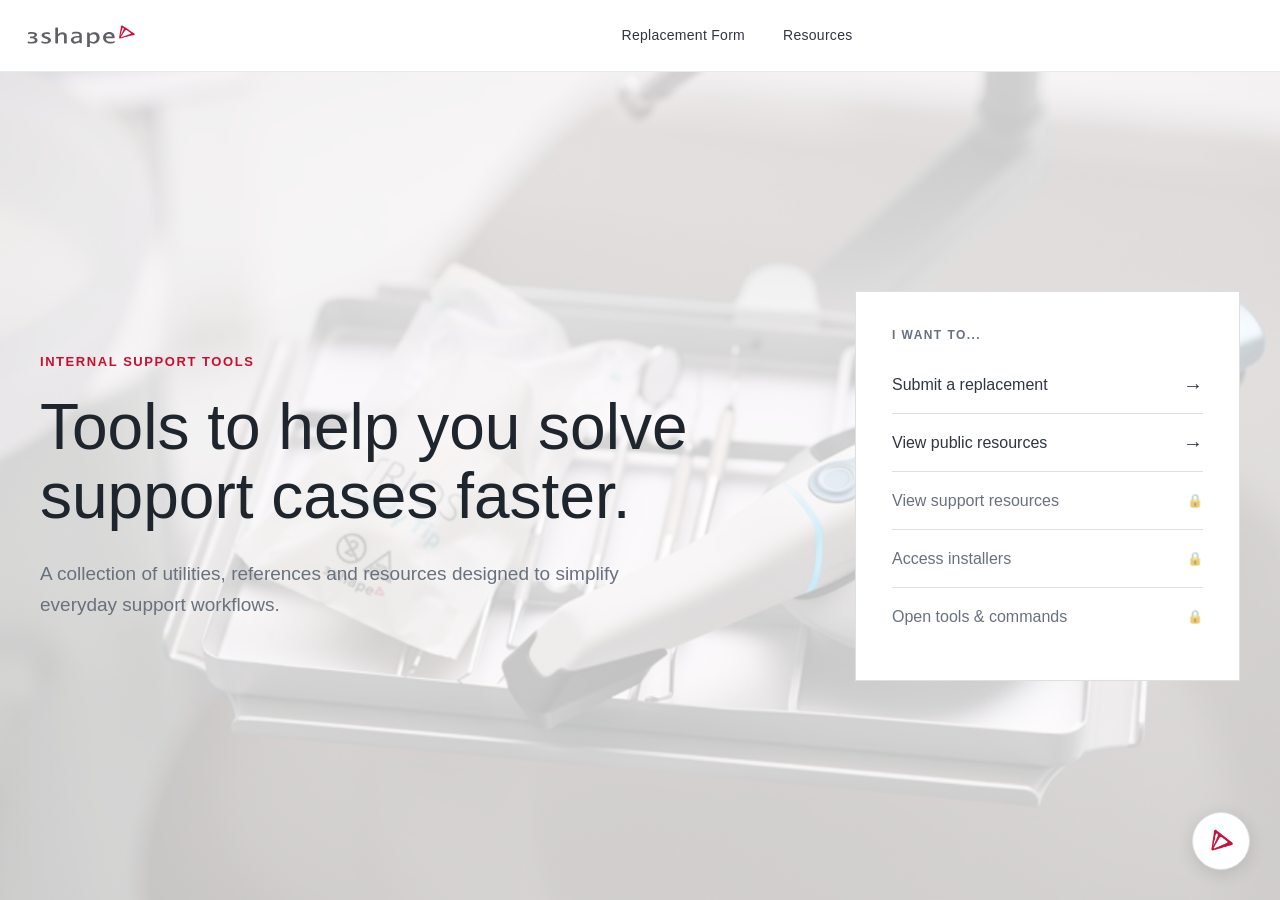
<file: index.html>
<!DOCTYPE html>
<html lang="en">

<head>
    <meta charset="UTF-8">
    <meta name="viewport" content="width=device-width, initial-scale=1.0">
    <meta name="description" content="Internal tools and resources for 3Shape support workflows.">
    <title>3Shape Internal Tools</title>
    <link rel="icon" type="image/png" href="assets/images/3shape_logo.png">
    <link rel="stylesheet" href="css/global.css">
    <link rel="stylesheet" href="css/navigation.css">
    <link rel="stylesheet" href="css/layout.css">
</head>

<body>
    <site-header active="home"></site-header>

    <main id="main-content">
        <section class="home-hero">
            <div class="home-hero-content">
                <p class="home-eyebrow">INTERNAL SUPPORT TOOLS</p>
                <h1>Tools to help you solve support cases faster.</h1>
                <p class="home-description">
                    A collection of utilities, references and resources
                    designed to simplify everyday support workflows.
                </p>
            </div>

            <div class="home-actions">
                <p class="home-actions-title">I WANT TO...</p>

                <a href="pages/replacement.html" class="home-action">
                    <span>Submit a replacement</span>
                    <span class="home-action-arrow">→</span>
                </a>

                <a href="pages/resources.html" class="home-action">
                    <span>View public resources</span>
                    <span class="home-action-arrow">→</span>
                </a>

                <div class="home-action home-action-private" data-private="true">
                    <span>View support resources</span>
                    <span class="home-action-lock">🔒</span>
                </div>

                <div class="home-action home-action-private" data-private="true">
                    <span>Access installers</span>
                    <span class="home-action-lock">🔒</span>
                </div>

                <div class="home-action home-action-private" data-private="true">
                    <span>Open tools &amp; commands</span>
                    <span class="home-action-lock">🔒</span>
                </div>
            </div>
        </section>
    </main>

    <script src="js/header.js"></script>
    <script src="js/support-mode.js"></script>
</body>

</html>
</file>
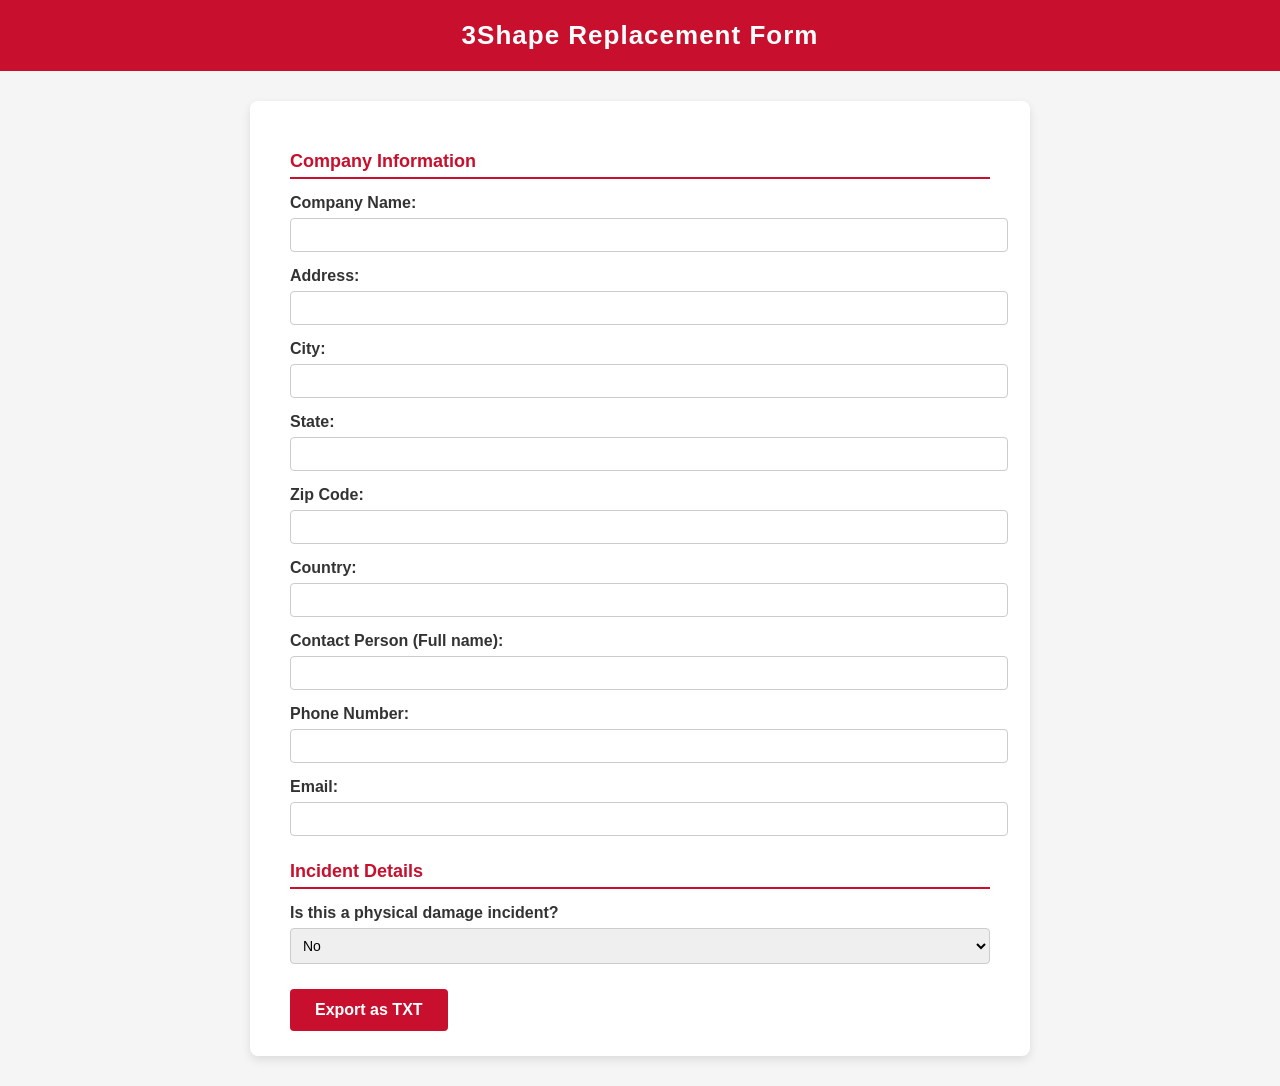
<file: 3Shape Replacement Form.html>
<!DOCTYPE html>
<html>
<head>
    <meta charset="UTF-8">
    <title>3Shape Replacement Form</title>
    <style>
        body {
            font-family: Arial, sans-serif;
            background: #f5f5f5;
            margin: 0;
            padding: 0;
        }

        .header {
            background: #C8102E;
            color: white;
            padding: 20px;
            text-align: center;
            font-size: 26px;
            font-weight: bold;
            letter-spacing: 1px;
        }

        .container {
            background: white;
            max-width: 700px;
            margin: 30px auto;
            padding: 25px 40px;
            border-radius: 8px;
            box-shadow: 0 4px 10px rgba(0,0,0,0.1);
        }

        label {
            font-weight: bold;
            display: block;
            margin-top: 15px;
            color: #333;
        }

        input, textarea, select {
            width: 100%;
            padding: 8px;
            margin-top: 6px;
            border: 1px solid #ccc;
            border-radius: 4px;
            font-size: 14px;
        }

        textarea {
            height: 90px;
        }

        .hidden {
            display: none;
        }

        button {
            margin-top: 25px;
            padding: 12px 25px;
            background: #C8102E;
            color: white;
            border: none;
            border-radius: 4px;
            font-size: 16px;
            cursor: pointer;
            font-weight: bold;
        }

        button:hover {
            background: #A50D24;
        }

        .section-title {
            margin-top: 25px;
            font-size: 18px;
            font-weight: bold;
            color: #C8102E;
            border-bottom: 2px solid #C8102E;
            padding-bottom: 5px;
        }
    </style>
</head>
<body>

<div class="header">3Shape Replacement Form</div>

<div class="container">

    <div class="section-title">Company Information</div>

    <label>Company Name:</label>
    <input id="company">

    <label>Address:</label>
    <input id="address">

    <label>City:</label>
    <input id="city">

    <label>State:</label>
    <input id="state">

    <label>Zip Code:</label>
    <input id="zip">

    <label>Country:</label>
    <input id="country">

    <label>Contact Person (Full name):</label>
    <input id="contact">

    <label>Phone Number:</label>
    <input id="phone">

    <label>Email:</label>
    <input id="email">

    <div class="section-title">Incident Details</div>

    <label>Is this a physical damage incident?</label>
    <select id="damageSelect" onchange="toggleDamageFields()">
        <option value="no">No</option>
        <option value="yes">Yes</option>
    </select>

    <div id="damageFields" class="hidden">
        <label>How long have you been working with intraoral scanners?</label>
        <input id="experience">

        <label>How did the incident happen?</label>
        <textarea id="incident"></textarea>

        <label>What do you think caused the incident?</label>
        <textarea id="cause"></textarea>

        <label>Do you have any ideas on what could be done to prevent such incidents in the future?</label>
        <textarea id="prevention"></textarea>
    </div>

    <button onclick="exportTXT()">Export as TXT</button>

</div>

<script>
function toggleDamageFields() {
    const fields = document.getElementById("damageFields");
    fields.classList.toggle("hidden", document.getElementById("damageSelect").value === "no");
}

function exportTXT() {
    const company = document.getElementById("company").value;
    const address = document.getElementById("address").value;
    const city = document.getElementById("city").value;
    const state = document.getElementById("state").value;
    const zip = document.getElementById("zip").value;
    const country = document.getElementById("country").value;
    const contact = document.getElementById("contact").value;
    const phone = document.getElementById("phone").value;
    const email = document.getElementById("email").value;

    const isDamage = document.getElementById("damageSelect").value === "yes";

    const experience = isDamage ? document.getElementById("experience").value : "";
    const incident = isDamage ? document.getElementById("incident").value : "";
    const cause = isDamage ? document.getElementById("cause").value : "";
    const prevention = isDamage ? document.getElementById("prevention").value : "";

    const content =
`Company Name: ${company}
Address: ${address}
City: ${city}
State: ${state}
Zip Code: ${zip}
Country: ${country}
Contact Person (Full name): ${contact}
Phone Number: ${phone}
Email: ${email}

Experience level: ${experience}
Incident report: ${incident}
Incident cause: ${cause}
Prevention: ${prevention}
`;

    const blob = new Blob([content], { type: "text/plain" });
    const link = document.createElement("a");
    link.href = URL.createObjectURL(blob);
    link.download = "3shape_replacement_form.txt";
    link.click();
}
</script>

</body>
</html>
</file>
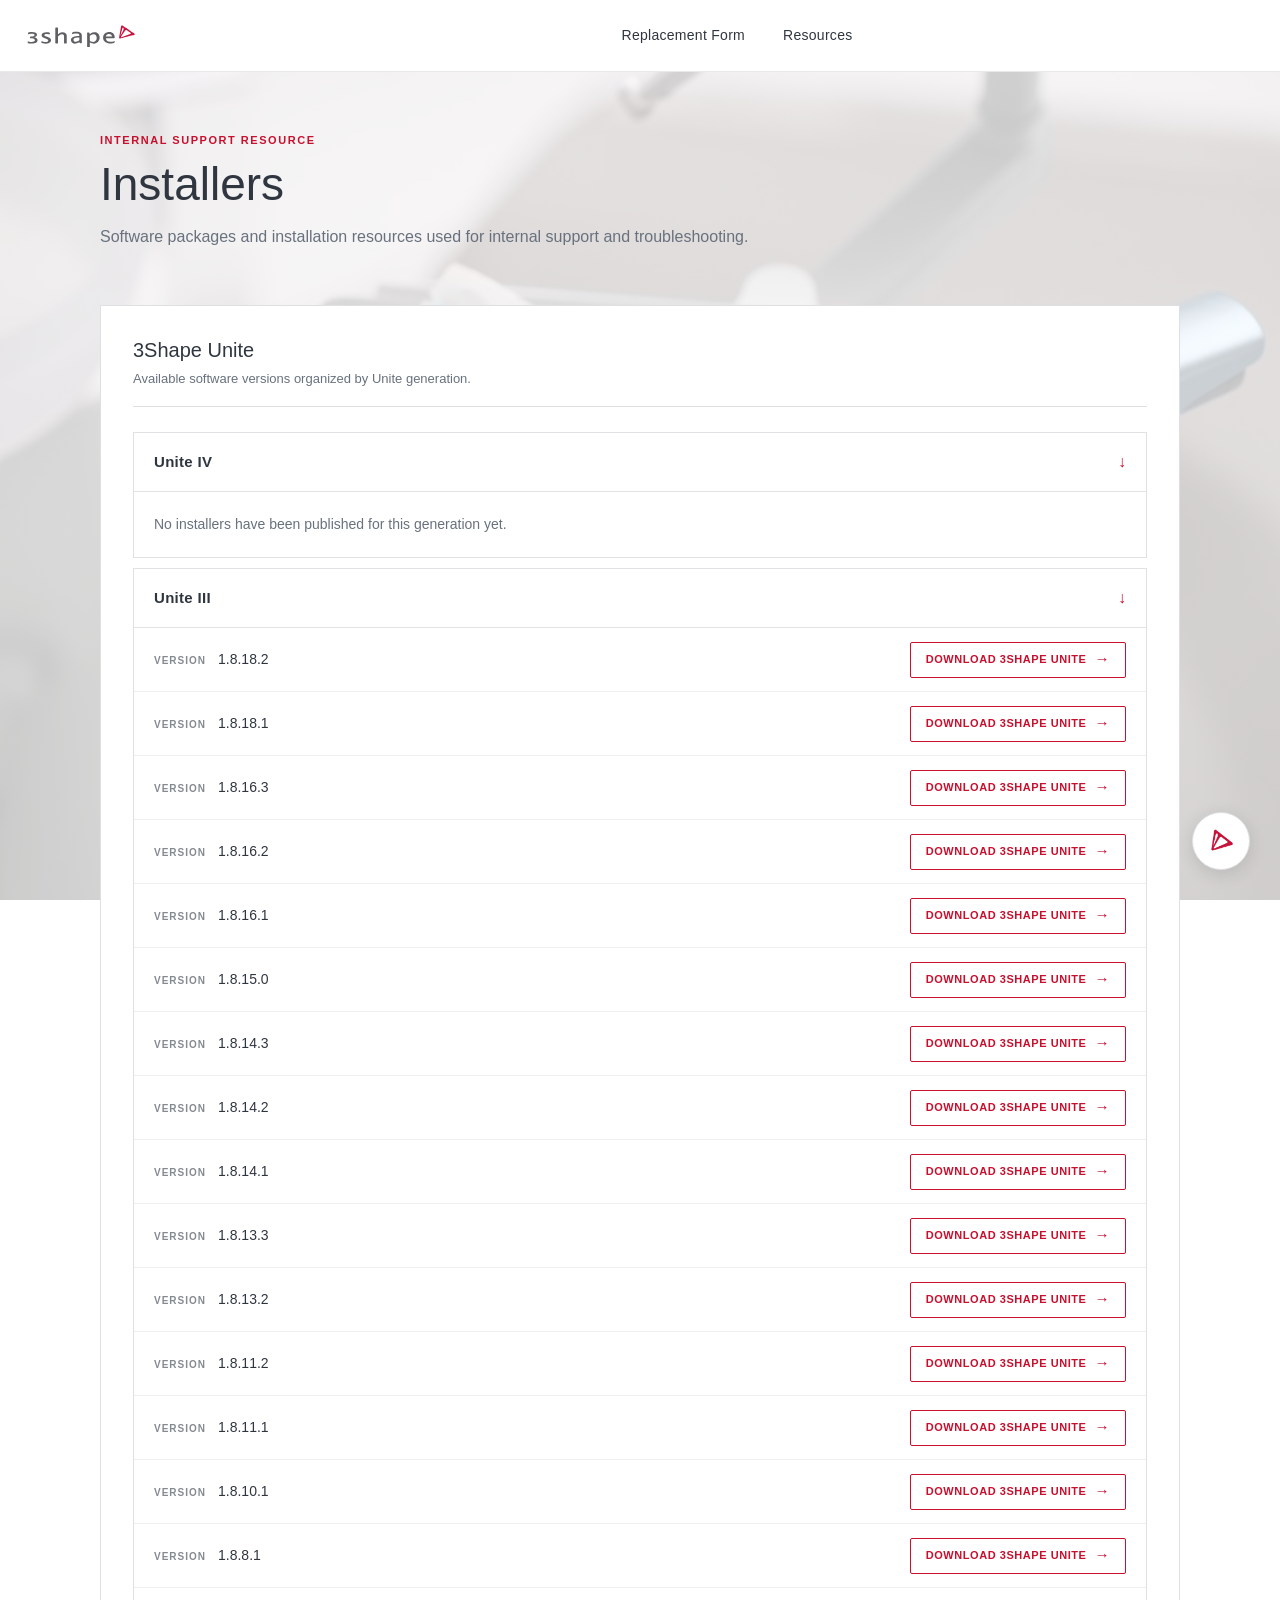
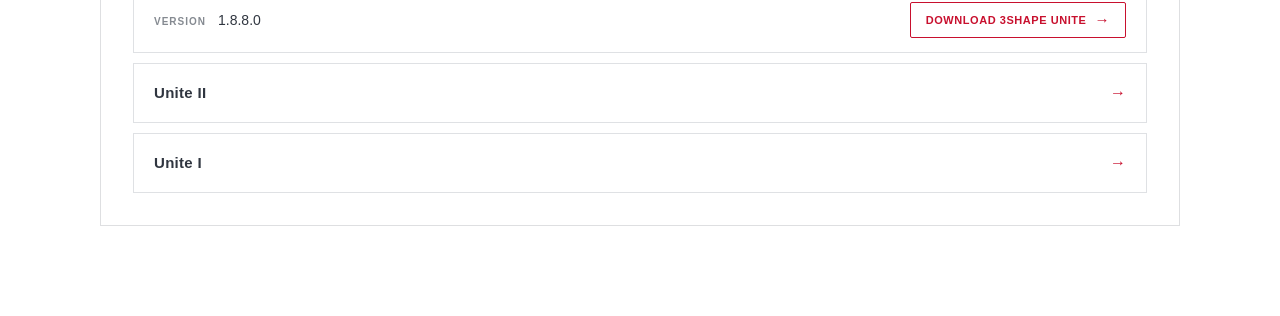
<file: pages/installers.html>
<!DOCTYPE html>
<html lang="en">

<head>
    <meta charset="UTF-8">
    <meta name="viewport" content="width=device-width, initial-scale=1.0">
    <meta
        name="description"
        content="3Shape Unite installers and related software modules."
    >
    <title>3Shape Unite Installers</title>
    <link rel="icon" type="image/png" href="../assets/images/3shape_logo.png">
    <link rel="stylesheet" href="../css/global.css">
    <link rel="stylesheet" href="../css/navigation.css">
    <link rel="stylesheet" href="../css/layout.css">
    <link rel="stylesheet" href="../css/installers.css">
</head>

<body>
    <site-header active="installers"></site-header>

    <main class="installers-page">
        <section class="page-intro">
            <p class="page-eyebrow">INTERNAL SUPPORT RESOURCE</p>
            <h1>Installers</h1>
            <p class="page-description">
                Software packages and installation resources used for
                internal support and troubleshooting.
            </p>
        </section>

        <div
            id="installerCatalog"
            data-source="../data/installers.json"
            aria-live="polite"
            aria-busy="true"
        >
            <p class="catalog-status">Loading installers…</p>
        </div>
    </main>

    <script src="../js/header.js"></script>
    <script src="../js/support-mode.js"></script>
    <script src="../js/installers.js"></script>
</body>

</html>
</file>
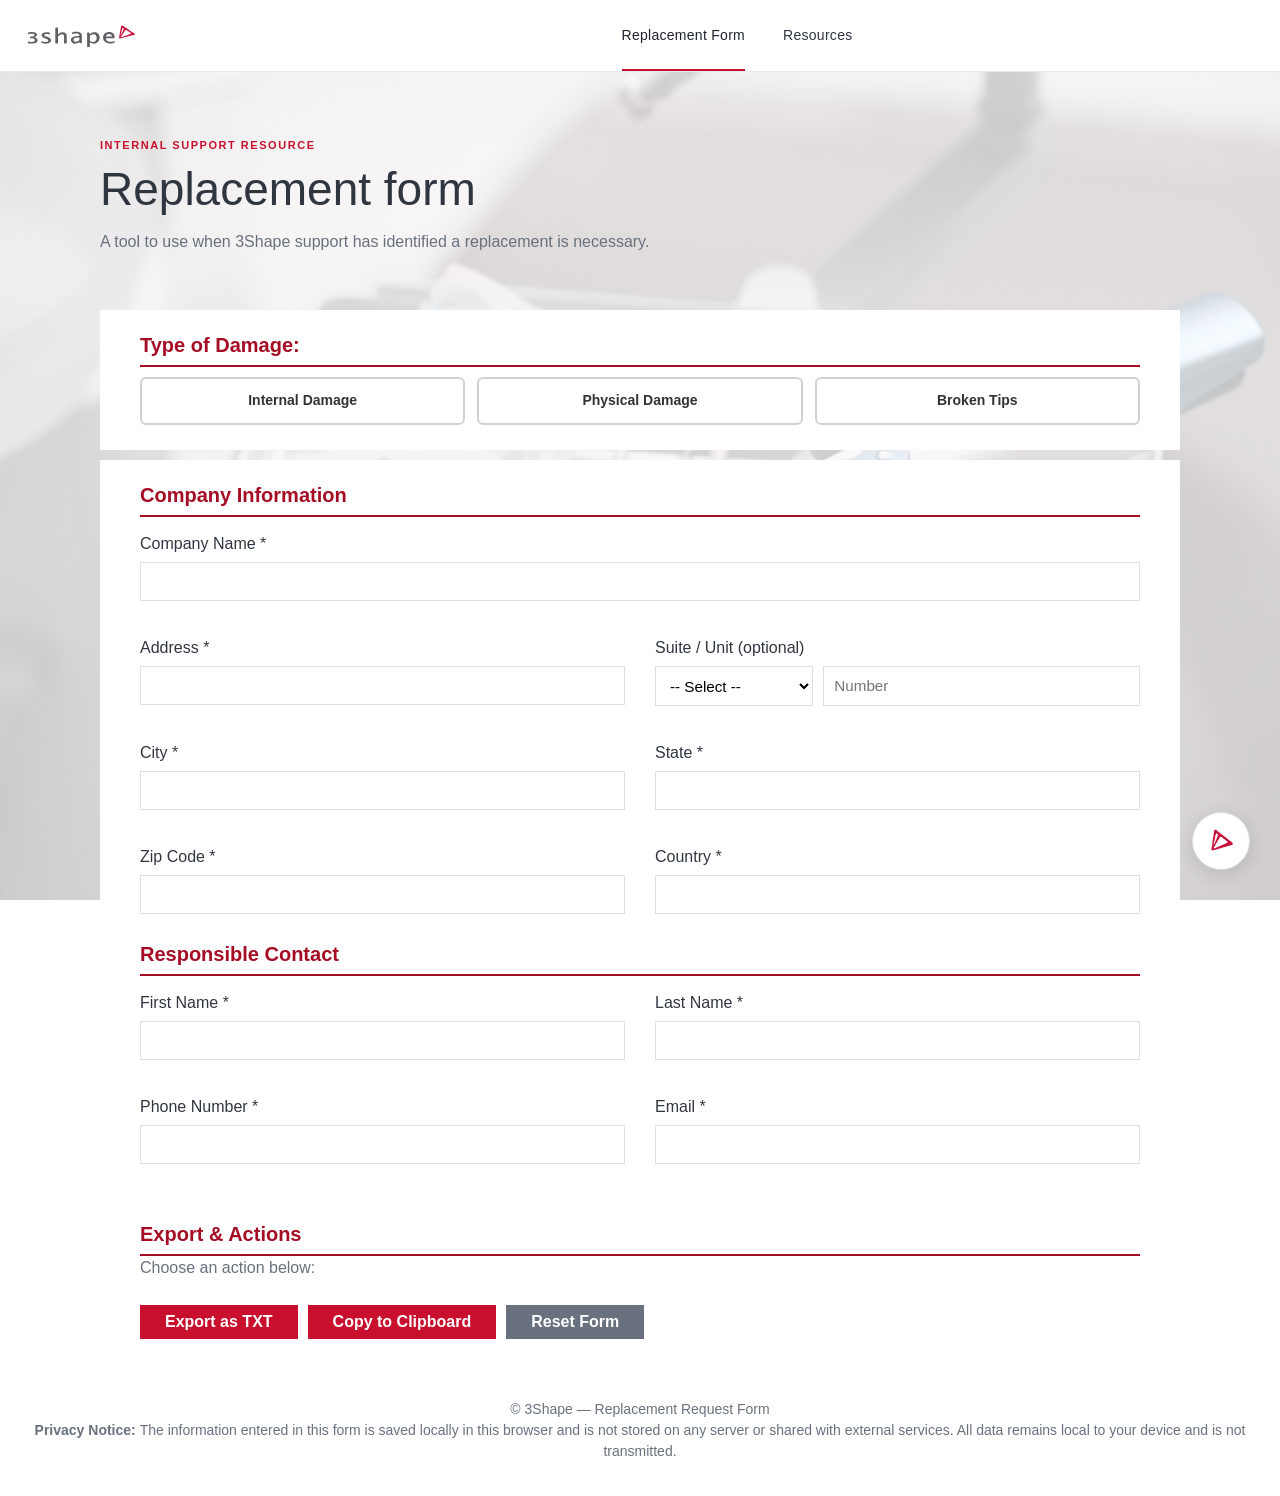
<file: pages/replacement.html>
<!DOCTYPE html>
<html lang="en">

<head>

    <!-- =====================================================
         DOCUMENT INFORMATION
         ===================================================== -->

    <meta charset="UTF-8">

    <meta name="viewport" content="width=device-width, initial-scale=1.0">

    <meta name="description" content="3Shape Replacement Request Form">

    <title>Replacement Form</title>


    <!-- =====================================================
         FAVICON
         ===================================================== -->

    <link rel="icon" type="image/png" href="../assets/images/3shape_logo.png">


    <!-- =====================================================
         STYLESHEETS
         ===================================================== -->

    <link rel="stylesheet" href="../css/global.css">

    <link rel="stylesheet" href="../css/navigation.css">

    <link rel="stylesheet" href="../css/layout.css">

    <link rel="stylesheet" href="../css/replacement.css">

</head>


<body>


    <site-header active="replacement"></site-header>

    <div id="replacement-form">

    <main class="replacement-page">
        <section class="page-intro">

            <p class="page-eyebrow">
                INTERNAL SUPPORT RESOURCE
            </p>

            <h1>
                Replacement form
            </h1>

            <p class="page-description">
                A tool to use when 3Shape support has identified a replacement is necessary.
            </p>

        </section>
    </main>

    <!-- =====================================================
         MAIN CONTENT
         ===================================================== -->
    <main class="container">


        <!-- =================================================
             DAMAGE TYPE
             ================================================= -->

        <div class="form-group">

            <div id="damage-type-label" class="section-title">
                Type of Damage:
            </div>

            <div
                class="damage-selector"
                role="radiogroup"
                aria-labelledby="damage-type-label"
                aria-describedby="damageError"
            >

                <label class="damage-option">
                    <input type="radio" name="damageType" value="internal">
                    <span>Internal Damage</span>
                </label>

                <label class="damage-option">
                    <input type="radio" name="damageType" value="physical">
                    <span>Physical Damage</span>
                </label>

                <label class="damage-option">
                    <input type="radio" name="damageType" value="tips">
                    <span>Broken Tips</span>
                </label>

            </div>

            <small id="damageError" class="validation-message">
                Please select a damage type.
            </small>

        </div>

    </main>

    <main class="container">


        <!-- =================================================
             COMPANY INFORMATION
             ================================================= -->

        <section>

            <div class="section-title">
                Company Information
            </div>


            <div class="grid">


                <!-- Company Name -->

                <div class="form-group form-group-full">

                    <label for="company">
                        Company Name *
                    </label>

                    <input id="company" type="text" required>

                </div>


                <!-- Address -->

                <div class="form-group">

                    <label for="address">
                        Address *
                    </label>

                    <input id="address" type="text" required>

                </div>


                <!-- Suite / Unit -->

                <div class="form-group">

                    <label for="locationType">
                        Suite / Unit (optional)
                    </label>

                    <div class="subgrid">

                        <select id="locationType">

                            <option value="">
                                -- Select --
                            </option>

                            <option value="Suite">
                                Suite
                            </option>

                            <option value="Unit">
                                Unit
                            </option>

                            <option value="Office">
                                Office
                            </option>

                            <option value="Other">
                                Other (please type)
                            </option>

                        </select>

                        <input type="text" id="locationNumber" placeholder="Number">

                    </div>

                </div>


                <!-- City -->

                <div class="form-group">

                    <label for="city">
                        City *
                    </label>

                    <input id="city" type="text" required>

                </div>


                <!-- State -->

                <div class="form-group">

                    <label for="state">
                        State *
                    </label>

                    <input id="state" type="text" required>

                </div>


                <!-- Zip -->

                <div class="form-group">

                    <label for="zip">
                        Zip Code *
                    </label>

                    <input id="zip" type="text" required>

                </div>


                <!-- Country -->

                <div class="form-group">

                    <label for="country">
                        Country *
                    </label>

                    <input id="country" type="text" required>

                </div>


            </div>

        </section>
        <!-- =================================================
             RESPONSIBLE CONTACT
             ================================================= -->

        <section>

            <div class="section-title">
                Responsible Contact
            </div>


            <div class="grid">


                <!-- First Name -->

                <div class="form-group">

                    <label for="first_name">
                        First Name *
                    </label>

                    <input id="first_name" type="text" required>

                </div>


                <!-- Last Name -->

                <div class="form-group">

                    <label for="last_name">
                        Last Name *
                    </label>

                    <input id="last_name" type="text" required>

                </div>


                <!-- Phone -->

                <div class="form-group">

                    <label for="phone">
                        Phone Number *
                    </label>

                    <input id="phone" type="tel" required>

                    <small id="phoneError" class="validation-message">
                        Please enter a valid phone number.
                    </small>

                </div>


                <!-- Email -->

                <div class="form-group">

                    <label for="email">
                        Email *
                    </label>

                    <input id="email" type="email" required>

                    <small id="emailError" class="validation-message">
                        Please enter a valid email address.
                    </small>

                </div>


            </div>

        </section>


    </main>

    <div id="additionalcontainer" class="conditional-section hidden">
        <main class="container">
            <!-- =================================================
             ADDITIONAL INFORMATION
             ================================================= -->

            <section>

                <div class="section-title">
                    Additional Information
                </div>


                <!-- =================================================
                 PHYSICAL DAMAGE
                 ================================================= -->

                <div id="physicalSection" class="conditional-section hidden">

                    <div class="grid">


                        <!-- Experience -->

                        <div class="form-group">

                            <label for="experience">
                                Experience with intraoral scanners
                            </label>

                            <input id="experience" type="text">

                        </div>


                        <!-- Cause -->

                        <div class="form-group">

                            <label for="cause">
                                Incident cause
                            </label>

                            <input id="cause" type="text">

                        </div>


                    </div>


                    <!-- Incident -->

                    <div class="form-group">

                        <label for="incident">
                            How did the incident happen?
                        </label>

                        <textarea id="incident"></textarea>

                    </div>


                    <!-- Prevention -->

                    <div class="form-group">

                        <label for="prevention">
                            Prevention ideas
                        </label>

                        <textarea id="prevention"></textarea>

                    </div>


                </div>


                <!-- =================================================
                 BROKEN TIPS
                 ================================================= -->

                <div id="tipsSection" class="conditional-section hidden">


                    <!-- =================================================
                     DISINFECTION
                     ================================================= -->

                    <div class="subsection-title">
                        Disinfection
                    </div>


                    <div class="grid">


                        <div class="form-group">

                            <label for="tip_disinfect_times">
                                How many times was the tip(s)
                                disinfected?
                            </label>

                            <input id="tip_disinfect_times" type="text">

                        </div>


                        <div class="form-group">

                            <label for="tip_cleaning_chemicals">
                                Chemicals used for cleaning
                            </label>

                            <input id="tip_cleaning_chemicals" type="text">

                        </div>


                        <div class="form-group">

                            <label for="tip_disinfection_chemicals">
                                Chemicals used for disinfection
                            </label>

                            <input id="tip_disinfection_chemicals" type="text">

                        </div>


                        <div class="form-group">

                            <label for="tip_immersion_time">
                                Immersion time
                            </label>

                            <input id="tip_immersion_time" type="text">

                        </div>


                        <div class="form-group">

                            <label for="tip_other_chemicals">
                                Other chemicals used
                            </label>

                            <input id="tip_other_chemicals" type="text">

                        </div>


                    </div>


                    <!-- =================================================
                     AUTOCLAVE
                     ================================================= -->

                    <div class="subsection-title">
                        Autoclave
                    </div>


                    <div class="grid">


                        <div class="form-group">

                            <label for="tip_autoclave_cycles">
                                Autoclave cycles
                            </label>

                            <input id="tip_autoclave_cycles" type="text">

                        </div>


                        <div class="form-group">

                            <label for="tip_autoclave_model">
                                Autoclave model
                            </label>

                            <input id="tip_autoclave_model" type="text">

                        </div>


                        <div class="form-group">

                            <label for="tip_autoclave_settings">
                                Autoclave settings
                                (time and temperature)
                            </label>

                            <input id="tip_autoclave_settings" type="text">

                        </div>


                        <div class="form-group">

                            <label for="tip_airtight_pouch">
                                Airtight pouch?
                            </label>

                            <input id="tip_airtight_pouch" type="text">

                        </div>


                        <div class="form-group">

                            <label for="tip_boiler_chemicals">
                                Boiler water chemicals
                            </label>

                            <input id="tip_boiler_chemicals" type="text">

                        </div>


                    </div>


                </div>

            </section>
        </main>
    </div>
    <main class="container">
        <!-- =================================================
             EXPORT & ACTIONS
             ================================================= -->

        <section>

            <div class="section-title">
                Export &amp; Actions
            </div>

            <p>
                Choose an action below:
            </p>


            <div class="buttons">


                <button type="button" id="exportTxtButton">
                    Export as TXT
                </button>


                <button type="button" id="copyButton">
                    Copy to Clipboard
                </button>


                <button type="button" id="resetButton" class="secondary">
                    Reset Form
                </button>


            </div>

        </section>
    </main>

    </div>

    <!-- =====================================================
         FOOTER
         ===================================================== -->

    <footer class="footer">

        <div>
            © 3Shape — Replacement Request Form
        </div>

        <p>

            <strong>
                Privacy Notice:
            </strong>

            The information entered in this form is saved
            locally in this browser and is not
            stored on any server or shared with external
            services.

            All data remains local to your device and is
            not transmitted.

        </p>

    </footer>


    <!-- =====================================================
         JAVASCRIPT
         ===================================================== -->

    <script src="../js/header.js"></script>
    <script src="../js/support-mode.js"></script>
    <script src="../js/validation.js"></script>
    <script src="../js/storage.js"></script>
    <script src="../js/export.js"></script>
    <script src="../js/replacement.js"></script>


</body>

</html>
</file>
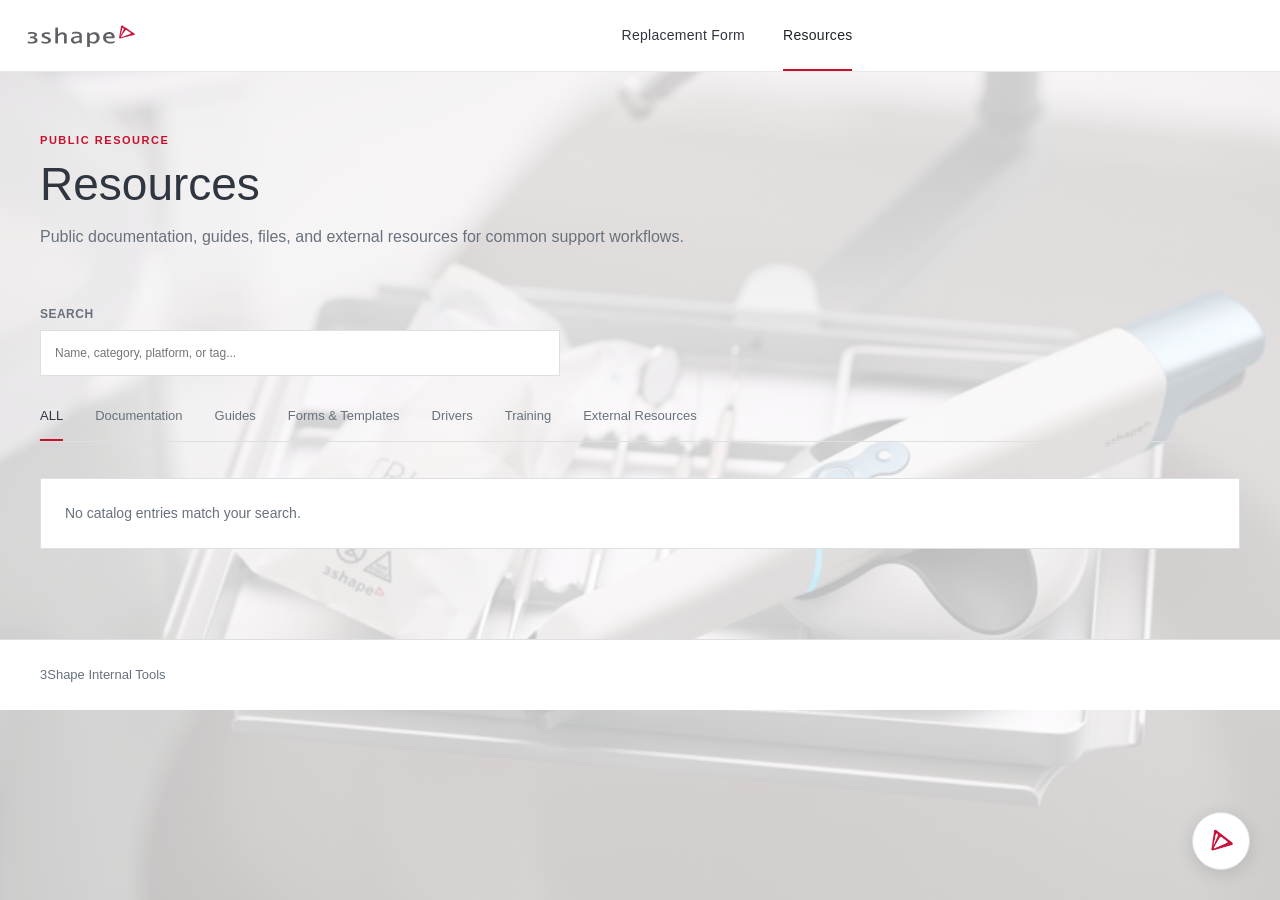
<file: pages/resources.html>
<!DOCTYPE html>
<html lang="en">

<head>
    <meta charset="UTF-8">
    <meta name="viewport" content="width=device-width, initial-scale=1.0">
    <meta
        name="description"
        content="Public files, guides, downloads, and external resources."
    >
    <title>Resources | 3Shape Internal Tools</title>
    <link rel="icon" type="image/png" href="../assets/images/3shape_logo.png">
    <link rel="stylesheet" href="../css/global.css">
    <link rel="stylesheet" href="../css/navigation.css">
    <link rel="stylesheet" href="../css/layout.css">
    <link rel="stylesheet" href="../css/catalog.css">
</head>

<body>
    <site-header active="resources"></site-header>

    <main class="catalog-page">
        <section class="page-intro">
            <p class="page-eyebrow">PUBLIC RESOURCE</p>
            <h1>Resources</h1>
            <p class="page-description">
                Public documentation, guides, files, and external resources
                for common support workflows.
            </p>
        </section>

        <div
            data-catalog
            data-source="../data/resources.json"
            data-access="public"
            aria-live="polite"
            aria-busy="true"
        >
            <p class="catalog-message">Loading catalog…</p>
        </div>
    </main>

    <footer id="site-footer">
        <p>3Shape Internal Tools</p>
    </footer>

    <script src="../js/header.js"></script>
    <script src="../js/support-mode.js"></script>
    <script src="../js/catalog.js"></script>
</body>

</html>
</file>
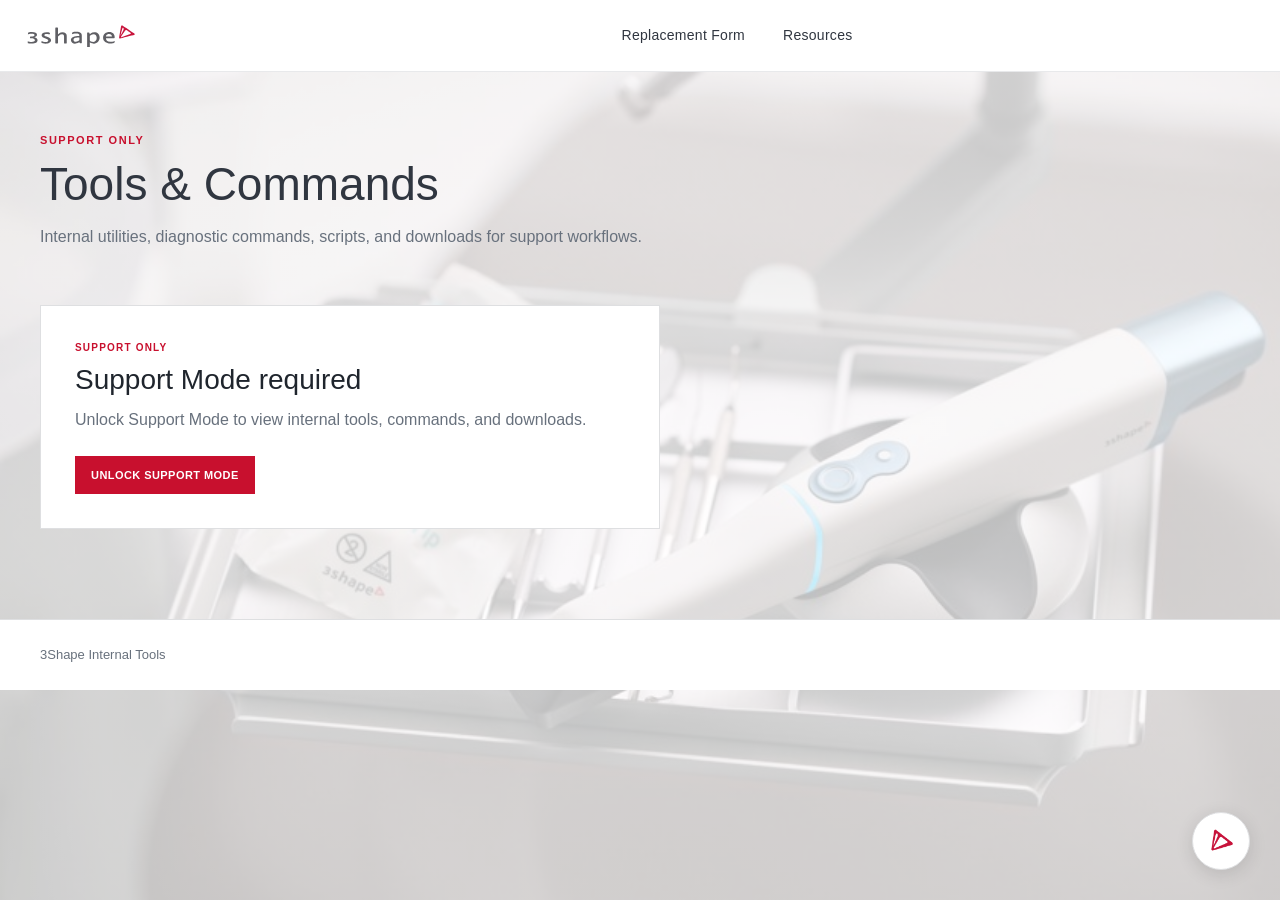
<file: pages/tools-commands.html>
<!DOCTYPE html>
<html lang="en">

<head>
    <meta charset="UTF-8">
    <meta name="viewport" content="width=device-width, initial-scale=1.0">
    <meta
        name="description"
        content="Private support tools, commands, diagnostics, and downloads."
    >
    <title>Tools &amp; Commands | 3Shape Internal Tools</title>
    <link rel="icon" type="image/png" href="../assets/images/3shape_logo.png">
    <link rel="stylesheet" href="../css/global.css">
    <link rel="stylesheet" href="../css/navigation.css">
    <link rel="stylesheet" href="../css/layout.css">
    <link rel="stylesheet" href="../css/catalog.css">
</head>

<body>
    <site-header active="tools"></site-header>

    <main class="catalog-page">
        <section class="page-intro">
            <p class="page-eyebrow">SUPPORT ONLY</p>
            <h1>Tools &amp; Commands</h1>
            <p class="page-description">
                Internal utilities, diagnostic commands, scripts, and
                downloads for support workflows.
            </p>
        </section>

        <div
            data-catalog
            data-source="../data/tools-commands.json"
            data-access="support"
            aria-live="polite"
            aria-busy="true"
        >
            <p class="catalog-message">Checking Support Mode…</p>
        </div>
    </main>

    <footer id="site-footer">
        <p>3Shape Internal Tools</p>
    </footer>

    <script src="../js/header.js"></script>
    <script src="../js/support-mode.js"></script>
    <script src="../js/catalog.js"></script>
</body>

</html>
</file>
<file: css/global.css>
/* Shared design tokens and browser defaults. */

:root {
    --color-white: #ffffff;
    --color-black: #1f252d;
    --color-text: #303640;
    --color-text-light: #68717d;
    --color-background: #ffffff;
    --color-background-soft: #f5f6f7;
    --color-background-light: var(--color-background-soft);
    --color-border: #dedfe1;
    --color-error-background: #ffe6e6;

    --color-accent: #c8102e;
    --color-accent-dark: #a50d24;
    --brand-red: var(--color-accent);
    --brand-red-dark: var(--color-accent-dark);

    --content-width: 1200px;
    --page-padding: 40px;
    --navigation-height: 72px;

    --font-family: Arial, Helvetica, sans-serif;
    --font-primary: var(--font-family);

    --radius-sm: 4px;
    --radius-md: 6px;
    --radius-lg: 10px;

    --shadow-header: 0 2px 10px rgba(0, 0, 0, 0.08);
    --shadow-container: 0 4px 12px rgba(0, 0, 0, 0.42);
}

*,
*::before,
*::after {
    box-sizing: border-box;
}

html {
    min-height: 100%;
    margin: 0;
    padding: 0;
    font-size: 16px;
}

body {
    min-height: 100vh;
    margin: 0;
    padding: 0;
    background-color: var(--color-background);
    color: var(--color-text);
    font-family: var(--font-family);
    font-weight: 400;
    line-height: 1.5;
}

h1,
h2,
h3,
h4,
p {
    margin-top: 0;
}

h1,
h2,
h3,
h4 {
    color: var(--color-black);
    font-weight: 500;
}

h1 {
    font-size: 48px;
    line-height: 1.1;
}

h2 {
    font-size: 36px;
    line-height: 1.2;
}

h3 {
    font-size: 26px;
    line-height: 1.25;
}

p {
    color: var(--color-text-light);
}

a {
    color: inherit;
    text-decoration: none;
}

button,
input,
textarea,
select {
    font: inherit;
}

button {
    cursor: pointer;
}

img {
    max-width: 100%;
    display: block;
}

.hidden {
    display: none !important;
}

.button {
    display: inline-block;
    padding: 12px 25px;
    border-radius: var(--radius-sm);
    background: var(--color-accent);
    color: var(--color-white);
    font-size: 16px;
    font-weight: 700;
    transition: background-color 0.2s ease, transform 0.1s ease;
}

.button:hover {
    background: var(--color-accent-dark);
}

.button:active {
    transform: translateY(1px);
}
</file>
<file: css/navigation.css>
/* =========================================================
   NAVIGATION
   ========================================================= */

/* =========================================================
   NAVIGATION
   ========================================================= */


/* =========================================================
   HEADER
   ========================================================= */

site-header {
    display: block;
}

#site-header {
    position: relative;

    width: 100%;
    height: 72px;

    display: flex;
    align-items: center;

    background: var(--color-white);

    border-bottom: 1px solid #e8e9eb;

    z-index: 1000;
}


/* =========================================================
   NAVIGATION CONTAINER
   ========================================================= */

.site-navigation {
    width: calc(100% - 80px);
    max-width: 1400px;

    height: 100%;

    margin: 0 auto;
    padding: 0;

    display: flex;
    align-items: center;
    
    justify-content: center;
}

/* =========================================================
   LOGO
   ========================================================= */

.navigation-logo {
    flex-shrink: 0;

    display: flex;
    align-items: center;

    margin-right: 58px;
    margin-left: 26px;
}

.navigation-logo img {
    width: 110px;
    height: auto;

    display: block;
}


/* =========================================================
   MAIN NAVIGATION
   ========================================================= */

.navigation-menu {
    height: 100%;

    display: flex;
    align-items: stretch;
    justify-content: center;
    gap: 38px;
}


/* =========================================================
   NAVIGATION ITEMS
   ========================================================= */

.navigation-item {
    position: relative;

    height: 100%;

    display: flex;
    align-items: center;

    color: var(--color-text);

    font-size: 14px;
    font-weight: 500;

    letter-spacing: 0.02em;

    cursor: pointer;
}

.navigation-item:hover {
    color: var(--color-accent);
}


/* =========================================================
   DROPDOWN ARROW
   ========================================================= */

.navigation-arrow {
    margin-left: 7px;

    font-size: 10px;

    transition:
        transform 0.2s ease;
}


/* =========================================================
   FLOATING SUPPORT MODE BUTTON
   ========================================================= */

button.support-mode-button {
    position: fixed !important;

    right: 30px !important;
    bottom: 30px !important;
    top: auto !important;
    left: auto !important;

    width: 58px !important;
    height: 58px !important;

    min-width: 58px;
    min-height: 58px;

    margin: 0 !important;
    padding: 0 !important;

    display: flex !important;
    align-items: center;
    justify-content: center;

    border: 1px solid var(--color-border) !important;
    border-radius: 50% !important;

    background: var(--color-white) !important;
    background-image: none !important;

    box-shadow: 0 4px 18px rgba(0, 0, 0, 0.12) !important;

    appearance: none !important;
    -webkit-appearance: none !important;

    cursor: pointer;

    z-index: 2000;
}


/* Hover */

button.support-mode-button:hover {
    transform: translateY(-2px);

    box-shadow:
        0 7px 24px rgba(0, 0, 0, 0.16) !important;
}


/* Image */

button.support-mode-button img {
    width: 32px !important;
    height: 32px !important;

    margin: 0 !important;
    padding: 0 !important;

    display: block;

    object-fit: contain;

    pointer-events: none;
}


/* Focus */

button.support-mode-button:focus {
    outline: none;
}

button.support-mode-button:focus-visible {
    outline: 2px solid var(--color-accent);
    outline-offset: 3px;
}

/* =========================================================
   SUPPORT MODE DIALOG
   ========================================================= */

#support-mode-dialog {
    position: fixed;

    inset: 0;

    display: flex;
    align-items: center;
    justify-content: center;

    background: rgba(20, 24, 30, 0.45);

    z-index: 5000;
}


.support-dialog {
    width: 420px;

    padding: 40px;

    background: var(--color-white);

    border: 1px solid var(--color-border);

    box-shadow:
        0 20px 60px rgba(0, 0, 0, 0.18);
}


.support-dialog-eyebrow {
    margin-bottom: 10px;

    color: var(--color-accent);

    font-size: 11px;
    font-weight: 700;

    letter-spacing: 0.12em;
}


.support-dialog h2 {
    margin-bottom: 12px;
}


.support-dialog-header > p:last-child {
    margin-bottom: 30px;

    color: var(--color-text-light);
}


.support-dialog label {
    display: block;

    margin-bottom: 8px;

    color: var(--color-text);

    font-size: 14px;
    font-weight: 600;
}


.support-dialog input {
    width: 100%;

    height: 46px;

    padding: 0 12px;

    border: 1px solid var(--color-border);

    background: var(--color-white);

    font: inherit;
}


.support-dialog input:focus {
    outline: none;

    border-color: var(--color-accent);
}


.support-login-error {
    margin-top: 8px;
    margin-bottom: 0;

    color: var(--color-accent);

    font-size: 13px;
}


.support-dialog-actions {
    display: flex;
    justify-content: flex-end;

    gap: 10px;

    margin-top: 30px;
}


.support-dialog-actions button {
    min-height: 42px;

    padding: 0 20px;

    border: 1px solid var(--color-border);

    background: var(--color-white);

    cursor: pointer;
}


.support-dialog-actions .support-login-button {
    border-color: var(--color-accent);

    background: var(--color-accent);

    color: var(--color-white);
}


/* =========================================================
   PRIVATE NAVIGATION
   ========================================================= */

.private-navigation {
    display: none;
}

/* =========================================================
   SUPPORT MODE INDICATOR
   ========================================================= */

.support-mode-indicator {
    display: none;

    margin-left: auto;

    padding: 6px 10px;

    border: 1px solid var(--color-accent);

    color: var(--color-accent);

    font-size: 10px;
    font-weight: 700;

    width: auto;

    letter-spacing: 0.1em;
    margin-right: 26px;
}

body.support-mode-active .support-mode-indicator {
    display: block;
}

/* =========================================================
   ACTIVE NAVIGATION
   ========================================================= */

.navigation-item.active {
    color: var(--color-black);
}


/*
    Small accent line underneath the active section.
*/

.navigation-item.active::after {
    content: "";

    position: absolute;

    left: 0;
    right: 0;
    bottom: 0;

    height: 2px;

    background: var(--color-accent);
}
</file>
<file: css/layout.css>
/* =========================================================
   LAYOUT.CSS
   Shared page structure and layout
   ========================================================= */


/* =========================================================
   1. PAGE BACKGROUND
   ========================================================= */

body {
    background:
        linear-gradient(
            rgba(255, 255, 255, 0.75),
            rgba(255, 255, 255, 0.75)
        ),
        url("../assets/images/Trios_scanners.jpg")
        no-repeat
        center center
        fixed;

    background-size: cover;
}


/* =========================================================
   2. HEADER
   ========================================================= */

.header {
    display: flex;
    align-items: center;

    gap: 15px;

    padding: 18px 30px;

    background:
        linear-gradient(
            to left,
            #FFFFFF,
            #D3D3D3
        );

    border-bottom: 4px solid var(--brand-red);

    box-shadow: var(--shadow-header);
}


/* Header logo */

.header img {
    height: 60px;

    filter:
        drop-shadow(
            0 0 6px rgba(255, 255, 255, 0.6)
        );
}


/* Header title */

.header-title {
    font-family: var(--font-primary);

    font-size: 2rem;
    font-weight: 600;

    color: var(--color-text);

    letter-spacing: 0.5px;
}


/* =========================================================
   3. MAIN CONTAINER
   ========================================================= */

.container {
    width: calc(100% - 40px);
    max-width: 1080px;

    margin: 10px auto;
    padding: 10px 40px;

    background: var(--color-white);

    /*border-left: 3px solid var(--brand-red);*/
    /*border-radius: var(--radius-lg);*/

    /*box-shadow: var(--shadow-container);*/
}


/* =========================================================
   4. GRID SYSTEM
   ========================================================= */

.grid {
    display: grid;

    grid-template-columns:
        repeat(2, minmax(0, 1fr));

    gap: 20px 30px;

    margin-top: 15px;
}


/* Smaller two-column grid */

.subgrid {
    display: grid;

    grid-template-columns:
        minmax(0, 1fr)
        minmax(0, 2fr);

    gap: 10px;
}


/* =========================================================
   5. FOOTER
   ========================================================= */

.footer {
    margin-top: 40px;
    padding-bottom: 20px;

    color: var(--color-text-light);

    font-size: 14px;

    text-align: center;
}


/* =========================================================
   6. FLOATING LOGO
   ========================================================= */

.floating-logo {
    position: fixed;

    right: 20px;
    bottom: 20px;

    width: 120px;

    opacity: 0.95;

    filter:
        drop-shadow(
            0 4px 8px rgba(0, 0, 0, 0.25)
        );

    transition: 0.3s ease;
}

.floating-logo:hover {
    transform: scale(1.05);

    opacity: 1;
}


/* =========================================================
   7. RESPONSIVE LAYOUT
   ========================================================= */

@media (max-width: 700px) {

    .header {
        padding: 15px 20px;
    }

    .header img {
        height: 45px;
    }

    .header-title {
        font-size: 1.5rem;
    }

    .container {
        width: calc(100% - 20px);

        margin: 20px auto;
        padding: 25px 20px;
    }

    .grid {
        grid-template-columns: 1fr;

        gap: 15px;
    }

    .floating-logo {
        width: 80px;

        right: 10px;
        bottom: 10px;
    }
}

/* =========================================================
   TOOL CARD
   ========================================================= */

.tool-card {
    margin-top: 20px;
    padding: 20px;

    background: var(--color-background-light);

    border-left: 3px solid var(--brand-red);
    border-radius: var(--radius-md);
}

.tool-card h2 {
    margin-top: 0;
}

/* =========================================================
   PAGE LAYOUT
   ========================================================= */


/* =========================================================
   MAIN CONTENT
   ========================================================= */

#main-content {
    width: 100%;
}


/* =========================================================
   CONTENT CONTAINER
   ========================================================= */

.page-container {
    width: min(
        calc(100% - (var(--page-padding) * 2)),
        var(--content-width)
    );

    margin: 0 auto;
}


/* =========================================================
   PAGE HEADER
   ========================================================= */

.page-intro {
    margin-bottom: 55px;
}

.page-eyebrow {
    margin: 0 0 10px;
    color: var(--color-accent);
    font-size: 11px;
    font-weight: 700;
    letter-spacing: 0.14em;
}

.page-intro h1 {
    margin: 0 0 15px;
    color: var(--color-text);
    font-size: 46px;
    font-weight: 400;
    line-height: 1.1;
}

.page-description {
    max-width: 650px;
    margin: 0;
    color: var(--color-text-light);
    font-size: 16px;
    line-height: 1.6;
}

.page-header {
    width: min(
        calc(100% - (var(--page-padding) * 2)),
        var(--content-width)
    );

    margin: 0 auto;

    padding-top: 90px;
    padding-bottom: 60px;
}

.page-header h1 {
    margin-bottom: 18px;
}

.page-header p {
    max-width: 650px;
    font-size: 18px;
}


/* =========================================================
   GENERAL CONTENT
   ========================================================= */

.page-content {
    width: min(
        calc(100% - (var(--page-padding) * 2)),
        var(--content-width)
    );

    margin: 0 auto;

    padding-bottom: 100px;
}


/* =========================================================
   FOOTER
   ========================================================= */

#site-footer {
    border-top: 1px solid var(--color-border);

    padding: 25px var(--page-padding);

    background-color: var(--color-background);
}

#site-footer p {
    width: min(
        100%,
        var(--content-width)
    );

    margin: 0 auto;

    font-size: 13px;
}

/* =========================================================
   HOME HERO
   ========================================================= */

.home-hero {
    width: min(
        calc(100% - (var(--page-padding) * 2)),
        var(--content-width)
    );

    min-height: calc(100vh - var(--navigation-height));

    margin: 0 auto;

    display: grid;

    grid-template-columns: 1.3fr 0.7fr;

    align-items: center;

    gap: 100px;
}


/* =========================================================
   HERO CONTENT
   ========================================================= */

.home-hero-content {
    max-width: 700px;
}


.home-eyebrow {
    margin-bottom: 22px;

    color: var(--color-accent);

    font-size: 13px;
    font-weight: 700;

    letter-spacing: 0.12em;
}


.home-hero h1 {
    margin-bottom: 28px;

    color: var(--color-black);

    font-size: 64px;
    font-weight: 400;

    line-height: 1.08;
}


.home-description {
    max-width: 580px;

    margin: 0;

    color: var(--color-text-light);

    font-size: 19px;

    line-height: 1.6;
}


/* =========================================================
   ACTION PANEL
   ========================================================= */

.home-actions {
    width: 100%;
    max-width: 430px;

    padding: 34px 36px;

    border: 1px solid var(--color-border);

    background: var(--color-white);
}


.home-actions-title {
    margin-bottom: 12px;

    color: var(--color-text-light);

    font-size: 12px;
    font-weight: 700;

    letter-spacing: 0.12em;
}


/* =========================================================
   ACTION
   ========================================================= */

.home-action {
    min-height: 58px;

    display: flex;
    align-items: center;
    justify-content: space-between;

    padding: 0;

    border-bottom: 1px solid var(--color-border);

    color: var(--color-text);

    font-size: 16px;

    transition:
        color 0.2s ease,
        padding 0.2s ease;
}


.home-action:last-child {
    border-bottom: none;
}


.home-action:hover {
    color: var(--color-accent);

    padding-left: 5px;
}


.home-action-arrow {
    font-size: 20px;

    transition:
        transform 0.2s ease;
}


.home-action:hover .home-action-arrow {
    transform: translateX(4px);
}


/* =========================================================
   PRIVATE ACTIONS
   ========================================================= */

.home-action-private {
    color: var(--color-text-light);

    cursor: default;
}


.home-action-private:hover {
    color: var(--color-text-light);

    padding-left: 0;
}


.home-action-lock {
    font-size: 13px;

    opacity: 0.6;
}
</file>
<file: css/installers.css>
/* =========================================================
   INSTALLERS.CSS
   ========================================================= */


/* =========================================================
   PAGE
   ========================================================= */

.installers-page {

    width: min(
        calc(100% - 80px),
        1080px
    );

    margin: 0 auto;

    padding: 60px 0 90px;
}


/* =========================================================
   MAIN INSTALLER CONTAINER
   ========================================================= */

.installer-section {

    padding: 32px;

    background: var(--color-white);

    border: 1px solid var(--color-border);
}


/* =========================================================
   SECTION HEADER
   ========================================================= */

.installer-section-header {

    margin-bottom: 25px;

    padding-bottom: 18px;

    border-bottom: 1px solid var(--color-border);
}


.installer-section-header h2 {

    margin: 0 0 7px;

    color: var(--color-text);

    font-size: 20px;
    font-weight: 500;
}


.installer-section-header p {

    margin: 0;

    color: var(--color-text-light);

    font-size: 13px;
}


/* =========================================================
   INSTALLER FAMILY
   ========================================================= */

.installer-family {

    border: 1px solid #dfe1e4;

    background: #ffffff;
}


.installer-family + .installer-family {

    margin-top: 10px;
}


/* =========================================================
   FAMILY HEADER
   ========================================================= */

.installer-family-header {

    width: 100%;

    min-height: 58px;

    padding: 0 20px;

    display: flex;

    align-items: center;

    justify-content: space-between;

    background: #ffffff;

    color: var(--color-text);

    border: none;

    border-radius: 0;

    font-family: inherit;

    cursor: pointer;

    text-align: left;

    transition:
        background-color 0.2s ease;
}


.installer-family-header:hover {

    background: #f7f7f8;
}


.installer-family-name {

    font-size: 15px;
    font-weight: 600;

    letter-spacing: 0.02em;
}


.installer-family-arrow {

    color: var(--brand-red);

    font-size: 16px;

    line-height: 1;

    transition:
        transform 0.2s ease;
}


/* =========================================================
   VERSION LIST
   ========================================================= */

.installer-versions {

    border-top: 1px solid #e2e3e5;
}


.installer-versions[hidden] {

    display: none;
}


/* =========================================================
   VERSION ROW
   ========================================================= */

.installer-version {

    min-height: 64px;

    padding: 0 20px;

    display: flex;

    align-items: center;

    justify-content: space-between;

    gap: 25px;

    border-bottom: 1px solid #eeeeef;
}


.installer-version:last-child {

    border-bottom: none;
}


/* =========================================================
   VERSION INFORMATION
   ========================================================= */

.installer-version-info {

    display: flex;

    align-items: baseline;

    gap: 12px;
}


.installer-version-label {

    color: #858a91;

    font-size: 10px;
    font-weight: 600;

    text-transform: uppercase;

    letter-spacing: 0.1em;
}


.installer-version-number {

    color: var(--color-text);

    font-size: 14px;
    font-weight: 500;
}


/* =========================================================
   DOWNLOAD BUTTON
   ========================================================= */

.installer-download {

    flex-shrink: 0;

    min-width: 105px;

    height: 36px;

    padding: 0 15px;

    display: inline-flex;

    align-items: center;

    justify-content: center;

    gap: 8px;

    background: transparent;

    color: var(--brand-red);

    border: 1px solid var(--brand-red);

    border-radius: 2px;

    font-family: inherit;

    font-size: 11px;
    font-weight: 600;

    text-decoration: none;

    text-transform: uppercase;

    letter-spacing: 0.05em;

    transition:
        background-color 0.2s ease,
        color 0.2s ease;
}


.installer-download span {

    font-size: 15px;

    transition:
        transform 0.2s ease;
}


.installer-download:hover {

    background: var(--brand-red);

    color: var(--color-white);
}


.installer-download:hover span {

    transform: translateX(3px);
}

.installer-downloads {
    display: flex;
    flex-wrap: wrap;
    justify-content: flex-end;
    gap: 8px;
}

.installer-empty,
.catalog-status {
    margin: 0;
    padding: 22px 20px;
    color: var(--color-text-light);
    font-size: 14px;
}

.catalog-status {
    border: 1px solid var(--color-border);
    background: var(--color-white);
}

.catalog-status-error {
    border-color: var(--color-accent);
    color: var(--color-accent);
}

.installer-module-empty {
    color: var(--color-text-light);
    font-size: 13px;
}

@media (max-width: 700px) {
    .installer-version {
        align-items: flex-start;
        flex-direction: column;
        padding: 18px 20px;
    }

    .installer-downloads {
        width: 100%;
        justify-content: flex-start;
    }

    .installer-download {
        flex: 1 1 180px;
    }
}
</file>
<file: css/replacement.css>
/* =========================================================
   REPLACEMENT.CSS
   Styles specific to the Replacement Form
   ========================================================= */


/* =========================================================
   1. SECTION TITLES
   ========================================================= */

.section-title {
    margin-top: 10px;
    padding-bottom: 5px;

    color: var(--brand-red-dark);

    font-size: 20px;
    font-weight: bold;

    border-bottom: 2px solid var(--brand-red-dark);
}


/* =========================================================
   2. SUBSECTION TITLES
   ========================================================= */

.subsection-title {
    margin-top: 20px;
    padding: 6px 10px;

    background: var(--color-background-light);

    color: #444444;

    font-size: 15px;
    font-weight: bold;

    border-radius: var(--radius-sm);
}


/* =========================================================
   3. FORM LABELS
   ========================================================= */

label {
    display: block;

    color: var(--color-text);

    /*font-weight: bold;*/
}


/* =========================================================
   4. FORM CONTROLS
   ========================================================= */

input,
textarea,
select {
    width: 100%;

    margin-top: 6px;
    padding: 8px;

    border: 1px solid var(--color-border);
    /*border-radius: var(--radius-sm);*/

    background: var(--color-white);

    font-size: 14px;
}


/* =========================================================
   5. FORM CONTROL FOCUS
   ========================================================= */

input:focus,
textarea:focus,
select:focus {
    outline: none;

    /*border-color: var(--brand-red);*/

    box-shadow:
        0 0 8px
        rgba(46, 44, 45, 0.35);
}


/* =========================================================
   6. TEXTAREA
   ========================================================= */

textarea {
    height: 90px;

    resize: vertical;
}


/* =========================================================
   7. SUBGRID CONTROLS
   ========================================================= */

.subgrid select,
.subgrid input {
    padding: 8px 10px;

    border: 1px solid var(--color-border);
    /*border-radius: var(--radius-md);*/

    font-size: 0.95rem;
}


/* =========================================================
   8. ACTION BUTTONS
   ========================================================= */

.buttons {
    display: flex;

    gap: 10px;

    margin-top: 25px;
}


/* =========================================================
   9. PRIMARY BUTTON
   ========================================================= */

button {
    padding: 5px 25px;

    margin-bottom: 10px;

    background: var(--brand-red);

    color: var(--color-white);

    border: none;
    /*border-radius: var(--radius-sm);*/

    font-size: 16px;
    font-weight: bold;

    transition:
        background-color 0.2s ease,
        transform 0.1s ease;
}


/* =========================================================
   10. BUTTON STATES
   ========================================================= */

button:hover {
    background: var(--brand-red-dark);
}

button:active {
    transform: translateY(1px);
}


/* =========================================================
   11. SECONDARY BUTTON
   ========================================================= */

button.secondary {
    background: var(--color-text-light);
}

button.secondary:hover {
    background: #555555;
}


/* =========================================================
   12. VALIDATION
   ========================================================= */

.error {
    border-color: var(--brand-red);

    background: var(--color-error-background);
}


/* Validation messages */

small {
    font-size: 12px;
}


/* =========================================================
   13. RESPONSIVE FORM
   ========================================================= */

@media (max-width: 700px) {

    .buttons {
        flex-direction: column;
    }

    button {
        width: 100%;
    }
}

/* =========================================================
   FORM GROUPS
   ========================================================= */

.form-group {
    margin-bottom: 15px;
}


/* Full-width grid item */

.form-group-full {
    grid-column: span 2;
}


/* =========================================================
   CONDITIONAL SECTIONS
   ========================================================= */

.conditional-section {
    margin-top: 20px;
}

.conditional-container {
    margin-top: 20px;
}


/* =========================================================
   VALIDATION MESSAGES
   ========================================================= */

.validation-message {
    display: none;

    margin-top: 4px;

    color: var(--brand-red);
}

.replacement-page {
    width: min(
        calc(100% - 80px),
        1080px
    );

    margin: 0 auto;

    padding: 65px 0 0px;
}


.damage-selector {
    display: grid;
    grid-template-columns: repeat(3, 1fr);
    gap: 12px;
    margin-top: 10px;
}

.damage-option {
    position: relative;
    cursor: pointer;
}

.damage-option input {
    position: absolute;
    opacity: 0;
    pointer-events: none;
}

.damage-option span {
    display: flex;
    align-items: center;
    justify-content: center;

    min-height: 48px;
    padding: 10px 16px;

    border: 2px solid #d1d1d1;
    border-radius: 6px;

    background-color: #ffffff;
    color: #333333;

    font-size: 14px;
    font-weight: 600;
    text-align: center;

    transition: all 0.2s ease;
}

/* Hover */
.damage-option:hover span {
    border-color: #999999;
    background-color: #f5f5f5;
}

/* Selected option */
.damage-option input:checked + span {
    background-color:#C8102E;
    border-color:  #A50D24;
    color: #ffffff;
}

/* Keyboard accessibility */
.damage-option input:focus-visible + span {
    outline: 3px solid rgba(227, 6, 19, 0.25);
    outline-offset: 2px;
}

/* Mobile */
@media (max-width: 600px) {
    .damage-selector {
        grid-template-columns: 1fr;
    }
}

.damage-selector.error {
    border-radius: var(--radius-md);
    outline: 2px solid var(--color-accent);
    outline-offset: 4px;
}
</file>
<file: css/catalog.css>
.catalog-page {
    width: min(calc(100% - 80px), var(--content-width));
    margin: 0 auto;
    padding: 60px 0 90px;
}

.catalog-page .page-intro {
    max-width: 720px;
}

.catalog-controls {
    display: flex;
    flex-direction: column;
    gap: 30px;
    margin-bottom: 36px;
}

.catalog-search {
    width: min(100%, 520px);
    color: var(--color-text-light);
    font-size: 12px;
}

.catalog-search span {
    display: block;
    margin-bottom: 7px;
    font-weight: 600;
    letter-spacing: 0.04em;
    text-transform: uppercase;
}

.catalog-search input {
    width: 100%;
    min-height: 46px;
    padding: 10px 14px;
    border: 1px solid var(--color-border);
    background: var(--color-white);
    color: var(--color-text);
    outline: none;
}

.catalog-search input:focus {
    border-color: var(--color-accent);
    box-shadow: 0 0 0 2px rgba(200, 16, 46, 0.12);
}

.catalog-filters {
    display: flex;
    gap: 32px;
    overflow-x: auto;
    border-bottom: 1px solid var(--color-border);
}

.catalog-filter {
    flex-shrink: 0;
    padding: 0 0 14px;
    border: 0;
    border-bottom: 2px solid transparent;
    background: none;
    color: var(--color-text-light);
    font-size: 13px;
    white-space: nowrap;
}

.catalog-filter.active {
    border-bottom-color: var(--color-accent);
    color: var(--color-text);
}

.catalog-grid {
    display: grid;
    grid-template-columns: repeat(2, minmax(0, 1fr));
    gap: 22px;
}

.catalog-card {
    min-width: 0;
    display: flex;
    flex-direction: column;
    padding: 26px;
    border: 1px solid var(--color-border);
    background: var(--color-white);
    transition: border-color 0.2s ease, transform 0.2s ease;
}

.catalog-card:hover {
    border-color: #b9bdc3;
    transform: translateY(-2px);
}

.catalog-card-heading {
    margin-bottom: 12px;
}

.catalog-category,
.catalog-access-eyebrow {
    display: block;
    margin-bottom: 8px;
    color: var(--color-accent);
    font-size: 10px;
    font-weight: 700;
    letter-spacing: 0.12em;
    text-transform: uppercase;
}

.catalog-card h2 {
    margin: 0;
    font-size: 22px;
    font-weight: 500;
}

.catalog-description {
    margin-bottom: 18px;
    font-size: 14px;
    line-height: 1.6;
}

.catalog-badges {
    display: flex;
    flex-wrap: wrap;
    gap: 7px;
    margin-bottom: 18px;
}

.catalog-badge {
    padding: 4px 8px;
    border: 1px solid var(--color-border);
    background: var(--color-background-soft);
    color: var(--color-text-light);
    font-size: 10px;
    font-weight: 600;
    letter-spacing: 0.04em;
    text-transform: uppercase;
}

.catalog-command {
    margin: 0 0 18px;
    padding: 16px;
    overflow-x: auto;
    border-left: 3px solid var(--color-accent);
    background: #20252c;
    color: #f6f7f8;
    font-size: 13px;
    line-height: 1.5;
    white-space: pre-wrap;
}

.catalog-notice {
    margin-bottom: 18px;
    padding: 12px 14px;
    border-left: 3px solid #d89b19;
    background: #fff8e8;
    color: #6c531d;
    font-size: 13px;
}

.catalog-actions {
    display: flex;
    flex-wrap: wrap;
    gap: 9px;
    margin-top: auto;
    padding-top: 6px;
}

.catalog-action,
.catalog-primary-action {
    min-height: 38px;
    display: inline-flex;
    align-items: center;
    justify-content: center;
    gap: 8px;
    padding: 0 15px;
    border: 1px solid var(--color-accent);
    background: transparent;
    color: var(--color-accent);
    font-size: 11px;
    font-weight: 700;
    letter-spacing: 0.04em;
    text-decoration: none;
    text-transform: uppercase;
}

.catalog-action:hover,
.catalog-primary-action:hover {
    background: var(--color-accent);
    color: var(--color-white);
}

.catalog-action-arrow {
    font-size: 15px;
}

.catalog-action-disabled {
    border-color: var(--color-border);
    color: var(--color-text-light);
    cursor: not-allowed;
}

.catalog-message {
    margin: 0;
    padding: 24px;
    border: 1px solid var(--color-border);
    background: var(--color-white);
    color: var(--color-text-light);
    font-size: 14px;
}

.catalog-message-error {
    border-color: var(--color-accent);
    color: var(--color-accent);
}

.catalog-access-gate {
    max-width: 620px;
    padding: 34px;
    border: 1px solid var(--color-border);
    background: var(--color-white);
}

.catalog-access-gate h2 {
    margin-bottom: 12px;
    font-size: 28px;
}

.catalog-access-gate p:not(.catalog-access-eyebrow) {
    margin-bottom: 24px;
}

.catalog-primary-action {
    background: var(--color-accent);
    color: var(--color-white);
}

@media (max-width: 760px) {
    .catalog-page {
        width: min(calc(100% - 32px), var(--content-width));
        padding: 38px 0 60px;
    }

    .catalog-grid {
        grid-template-columns: 1fr;
    }

    .catalog-filters {
        gap: 24px;
    }

    .catalog-card,
    .catalog-access-gate {
        padding: 22px;
    }
}
</file>
